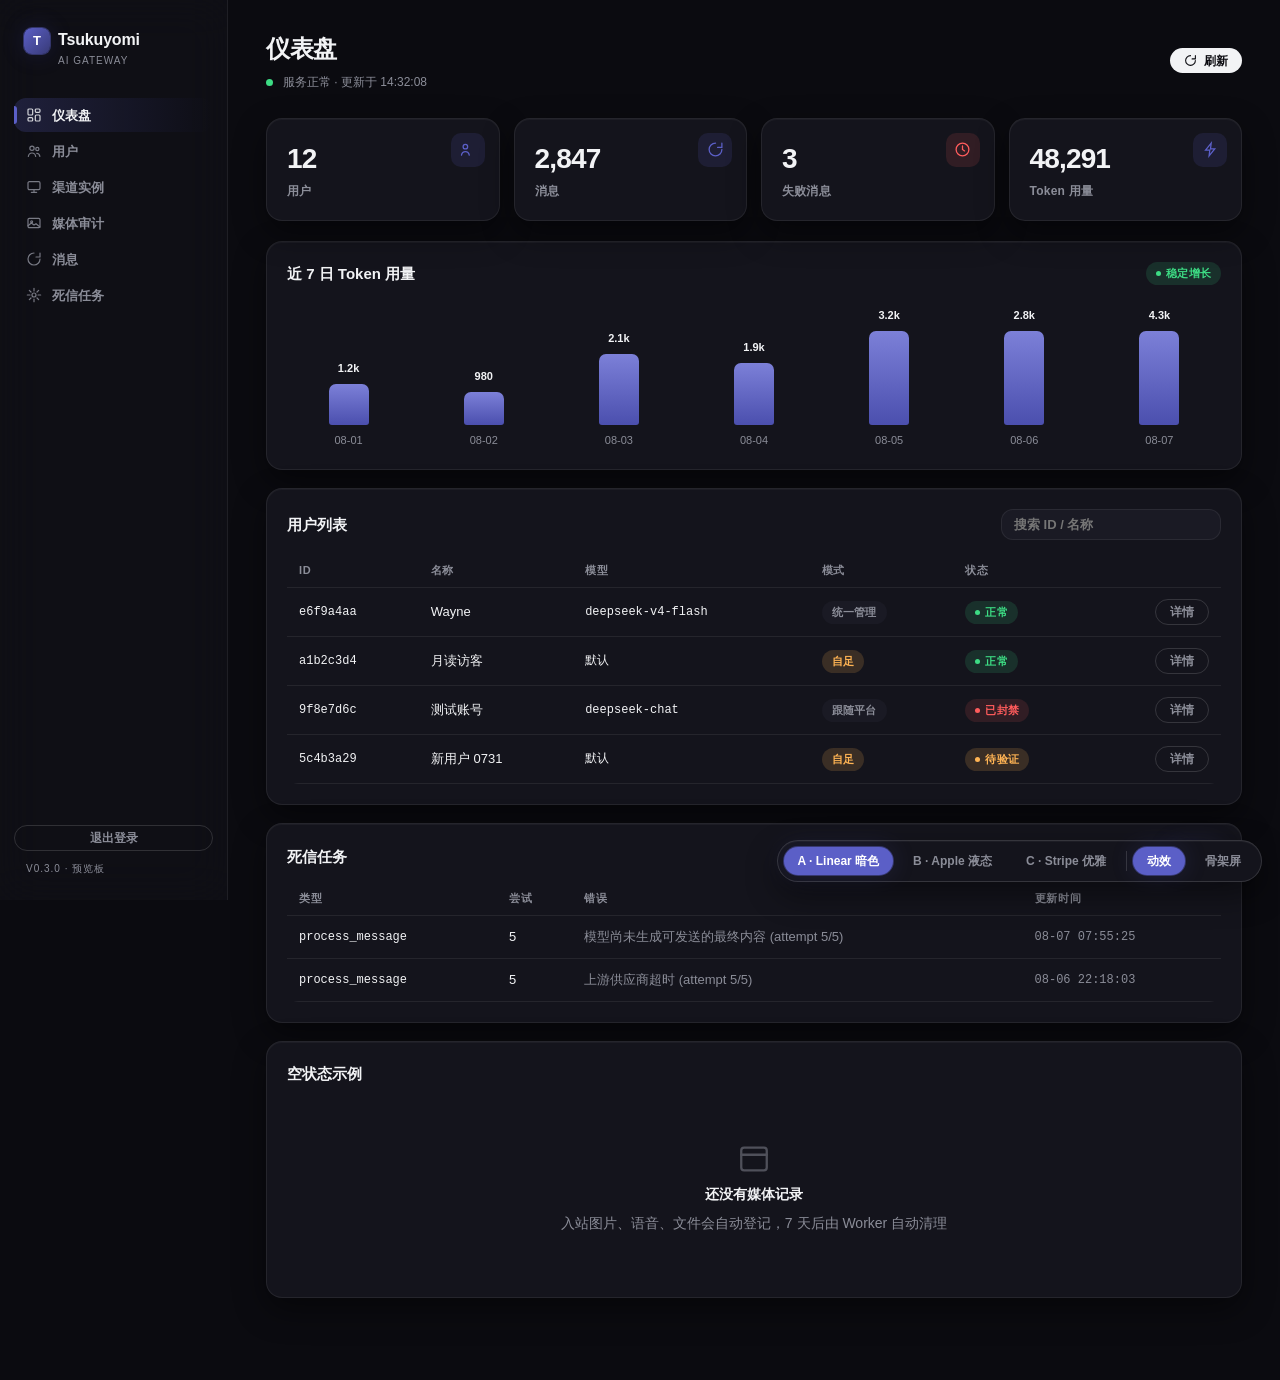
<file: web-preview/theme-preview.html>
<!DOCTYPE html>
<html lang="zh-CN">
<head>
<meta charset="UTF-8">
<meta name="viewport" content="width=device-width, initial-scale=1.0">
<title>Tsukuyomi Admin · 主题预览</title>
<style>
/* ============================================================
   预览板：三个主题方向（Linear 暗色 / Apple Liquid 浅色 / Stripe 优雅）
   真实后台组件 + 克制动效。surface = Monitor + Operate。
   动效只动 transform/opacity；尊重 prefers-reduced-motion。
   ============================================================ */

:root {
  --r-lg: 16px; --r-md: 12px; --r-sm: 8px; --r-pill: 999px;
  --t-fast: .18s cubic-bezier(.4, 0, .2, 1);
  --t-med: .32s cubic-bezier(.16, 1, .3, 1);
}

/* ---------- 主题 A：Linear 暗色 ---------- */
[data-theme="linear"] {
  --bg: #0b0b10;
  --bg-soft: #101017;
  --surface: #14141c;
  --surface-2: #1a1a24;
  --line: rgba(255,255,255,.07);
  --line-strong: rgba(255,255,255,.14);
  --ink: #f2f3f5;
  --muted: #8b8d98;
  --accent: #5b5fc7;
  --accent-ink: #fff;
  --danger: #ff5c5c;
  --ok: #3ddc84;
  --warn: #ffb454;
  --info: #5b8cff;
  --shadow: 0 1px 0 rgba(255,255,255,.04) inset, 0 12px 32px rgba(0,0,0,.45);
  --glow: 0 0 0 1px rgba(91,95,199,.45), 0 0 24px rgba(91,95,199,.18);
  --font: "Geist", "SF Pro Text", -apple-system, "Segoe UI", "PingFang SC", "Microsoft YaHei", sans-serif;
  --mono: "Geist Mono", ui-monospace, SFMono-Regular, Menlo, monospace;
  --sidebar-bg: rgba(16,16,23,.82);
  --active-nav: linear-gradient(90deg, rgba(91,95,199,.22), transparent);
  --nav-rail: 3px;
}

/* ---------- 主题 B：Apple Liquid 浅色 ---------- */
[data-theme="apple"] {
  --bg: #f4f4f6;
  --bg-soft: #fafafb;
  --surface: rgba(255,255,255,.66);
  --surface-2: rgba(255,255,255,.9);
  --line: rgba(0,0,0,.08);
  --line-strong: rgba(0,0,0,.14);
  --ink: #1d1d1f;
  --muted: #6e6e73;
  --accent: #0071e3;
  --accent-ink: #fff;
  --danger: #ff3b30;
  --ok: #34c759;
  --warn: #ff9f0a;
  --info: #0071e3;
  --shadow: 0 1px 0 rgba(255,255,255,.7) inset, 0 12px 40px rgba(0,0,0,.08);
  --glow: 0 0 0 1px rgba(0,113,227,.35), 0 8px 32px rgba(0,113,227,.14);
  --font: "SF Pro Text", -apple-system, BlinkMacSystemFont, "Segoe UI", "PingFang SC", "Microsoft YaHei", sans-serif;
  --mono: ui-monospace, SFMono-Regular, Menlo, monospace;
  --sidebar-bg: rgba(255,255,255,.55);
  --active-nav: rgba(0,0,0,.05);
  --nav-rail: 3px;
}

/* ---------- 主题 C：Stripe 优雅 ---------- */
[data-theme="stripe"] {
  --bg: #ffffff;
  --bg-soft: #fafafb;
  --surface: #ffffff;
  --surface-2: #f6f6f9;
  --line: #e8e8ed;
  --line-strong: #d5d5de;
  --ink: #1a1a2e;
  --muted: #6b6b7d;
  --accent: #635bff;
  --accent-ink: #fff;
  --danger: #ff4d6d;
  --ok: #18c07a;
  --warn: #f5a623;
  --info: #2d7ff9;
  --shadow: 0 1px 2px rgba(20,20,60,.04), 0 10px 32px rgba(20,20,60,.06);
  --glow: 0 0 0 1px rgba(99,91,255,.4), 0 10px 32px rgba(99,91,255,.18);
  --font: "Source Sans 3", "Inter", -apple-system, "Segoe UI", "PingFang SC", "Microsoft YaHei", sans-serif;
  --mono: "JetBrains Mono", ui-monospace, SFMono-Regular, Menlo, monospace;
  --sidebar-bg: rgba(255,255,255,.8);
  --active-nav: #f0efff;
  --nav-rail: 3px;
}

/* Stripe 专属：顶部网格渐变 */
[data-theme="stripe"] .content::before {
  content: "";
  position: fixed;
  inset: 0;
  z-index: -1;
  background:
    radial-gradient(1200px 500px at 80% -10%, rgba(99,91,255,.14), transparent 60%),
    radial-gradient(900px 400px at 10% -20%, rgba(45,127,249,.10), transparent 55%),
    linear-gradient(180deg, #ffffff 0%, #fafafb 100%);
  pointer-events: none;
}

* { box-sizing: border-box; margin: 0; padding: 0; }
html, body { height: 100%; }
body {
  font: 14px/1.55 var(--font);
  background: var(--bg);
  color: var(--ink);
  -webkit-font-smoothing: antialiased;
  transition: background var(--t-med), color var(--t-med);
}
::selection { background: var(--accent); color: var(--accent-ink); }

.app { display: flex; min-height: 100vh; }

/* ---------- 侧边栏 ---------- */
.sidebar {
  width: 228px; flex-shrink: 0;
  padding: 24px 14px;
  display: flex; flex-direction: column; gap: 26px;
  position: sticky; top: 0; height: 100vh;
  background: var(--sidebar-bg);
  -webkit-backdrop-filter: blur(20px) saturate(1.4);
  backdrop-filter: blur(20px) saturate(1.4);
  border-right: 1px solid var(--line);
  z-index: 10;
  transition: background var(--t-med);
}
.brand { display: flex; align-items: baseline; gap: 8px; padding: 4px 10px; }
.brand-mark {
  width: 26px; height: 26px; border-radius: 8px;
  background: linear-gradient(135deg, var(--accent), color-mix(in srgb, var(--accent) 55%, #0000));
  display: inline-flex; align-items: center; justify-content: center;
  color: #fff; font-size: 13px; font-weight: 700; letter-spacing: .02em;
  box-shadow: var(--glow);
  flex-shrink: 0;
}
.brand-name { font-size: 16px; font-weight: 700; letter-spacing: -.01em; }
.brand-sub { font-size: 10px; color: var(--muted); letter-spacing: .1em; text-transform: uppercase; }

.nav { display: flex; flex-direction: column; gap: 2px; }
.nav-item {
  position: relative;
  display: flex; align-items: center; gap: 10px;
  padding: 9px 12px; border: 0; border-radius: var(--r-md);
  background: transparent; color: var(--muted);
  font: 600 13px/1.2 var(--font); text-align: left;
  cursor: pointer; transition: color var(--t-fast), background var(--t-fast);
}
.nav-item svg { width: 16px; height: 16px; flex-shrink: 0; opacity: .85; }
.nav-item:hover { color: var(--ink); background: var(--surface-2); }
.nav-item.active {
  color: var(--ink);
  background: var(--active-nav);
}
.nav-item.active::before {
  content: "";
  position: absolute; left: 0; top: 50%;
  width: var(--nav-rail); height: 18px;
  transform: translateY(-50%) scaleY(.4);
  border-radius: 0 var(--r-sm) var(--r-sm) 0;
  background: var(--accent);
  transition: transform var(--t-med);
}
.nav-item.active::before { transform: translateY(-50%) scaleY(1); }
.sidebar-foot { margin-top: auto; display: flex; flex-direction: column; gap: 10px; }

/* ---------- 内容区 ---------- */
.content { flex: 1; padding: 30px 38px 64px; max-width: 1240px; position: relative; }
.topbar {
  display: flex; justify-content: space-between; align-items: center;
  margin-bottom: 26px; gap: 14px;
}
.topbar h1 { font-size: 24px; font-weight: 700; letter-spacing: -.02em; }
.topbar-meta { display: flex; align-items: center; gap: 10px; color: var(--muted); font-size: 12px; }
.pulse { width: 7px; height: 7px; border-radius: 50%; background: var(--ok); position: relative; }
.pulse::after {
  content: ""; position: absolute; inset: -3px; border-radius: 50%;
  border: 1px solid var(--ok); opacity: 0;
  animation: pulse-ring 2.4s ease-out infinite;
}
@keyframes pulse-ring {
  0% { transform: scale(.5); opacity: .8; }
  80%, 100% { transform: scale(1.4); opacity: 0; }
}

/* ---------- 统计卡 ---------- */
.stat-grid { display: grid; grid-template-columns: repeat(4, 1fr); gap: 14px; margin-bottom: 20px; }
.stat-card {
  position: relative; overflow: hidden;
  background: var(--surface);
  border: 1px solid var(--line);
  border-radius: var(--r-lg);
  padding: 18px 20px;
  box-shadow: var(--shadow);
  transition: transform var(--t-fast), border-color var(--t-fast), box-shadow var(--t-fast);
}
.stat-card:hover { transform: translateY(-2px); border-color: var(--line-strong); }
.stat-card b { display: block; font-size: 28px; font-weight: 700; letter-spacing: -.03em; font-variant-numeric: tabular-nums; }
.stat-card span { color: var(--muted); font-size: 12px; font-weight: 600; letter-spacing: .02em; }
.stat-card .stat-ico {
  position: absolute; right: 14px; top: 14px; width: 34px; height: 34px;
  border-radius: 10px; display: flex; align-items: center; justify-content: center;
  background: color-mix(in srgb, var(--accent) 14%, transparent);
  color: var(--accent);
}
.stat-card .stat-ico svg { width: 17px; height: 17px; }

/* ---------- 卡片 ---------- */
.card {
  background: var(--surface);
  border: 1px solid var(--line);
  border-radius: var(--r-lg);
  padding: 20px;
  box-shadow: var(--shadow);
  margin-bottom: 18px;
  transition: border-color var(--t-fast);
}
[data-theme="apple"] .card {
  background: var(--surface-2);
  border: 1px solid rgba(255,255,255,.65);
  box-shadow: 0 1px 0 rgba(255,255,255,.8) inset, 0 1px 2px rgba(0,0,0,.04), 0 14px 40px rgba(0,0,0,.07);
}
.card-head { display: flex; justify-content: space-between; align-items: center; gap: 12px; margin-bottom: 14px; flex-wrap: wrap; }
.card-head h2 { font-size: 15px; font-weight: 650; }

/* ---------- 表格 ---------- */
.table-wrap { overflow-x: auto; border-radius: var(--r-md); }
.table { width: 100%; border-collapse: collapse; font-size: 13px; }
.table th {
  text-align: left; color: var(--muted); font-weight: 600; font-size: 11px;
  letter-spacing: .06em; text-transform: uppercase;
  padding: 8px 12px; border-bottom: 1px solid var(--line);
  white-space: nowrap;
}
.table td { padding: 11px 12px; border-bottom: 1px solid var(--line); vertical-align: middle; }
.table tbody tr { transition: background var(--t-fast); }
.table tbody tr:hover { background: var(--surface-2); }
.table .mono { font-family: var(--mono); font-size: 12px; }
.text-clip { max-width: 380px; overflow: hidden; text-overflow: ellipsis; white-space: nowrap; }

/* ---------- 徽章 ---------- */
.badge {
  display: inline-flex; align-items: center; gap: 5px;
  padding: 3px 10px; border-radius: var(--r-pill);
  font-size: 11px; font-weight: 650; letter-spacing: .02em;
  transition: transform var(--t-fast);
}
.badge .dot { width: 5px; height: 5px; border-radius: 50%; background: currentColor; }
.badge-ok { background: color-mix(in srgb, var(--ok) 14%, transparent); color: var(--ok); }
.badge-dead { background: color-mix(in srgb, var(--danger) 12%, transparent); color: var(--danger); }
.badge-queued { background: color-mix(in srgb, var(--warn) 16%, transparent); color: var(--warn); }
.badge-ignored { background: var(--surface-2); color: var(--muted); }
.badge-inbound { background: color-mix(in srgb, var(--info) 14%, transparent); color: var(--info); }
.badge-outbound { background: var(--surface-2); color: var(--muted); }

/* ---------- 按钮 ---------- */
.btn {
  display: inline-flex; align-items: center; justify-content: center; gap: 7px;
  border: 0; border-radius: var(--r-pill);
  padding: 9px 20px; font: 600 13px/1 var(--font);
  cursor: pointer; white-space: nowrap;
  background: var(--ink); color: var(--bg);
  transition: transform var(--t-fast), opacity var(--t-fast), box-shadow var(--t-fast), background var(--t-fast);
}
.btn:hover { opacity: .88; }
.btn:active { transform: scale(.96); }
.btn:focus-visible { outline: 2px solid var(--accent); outline-offset: 2px; }
.btn:disabled { opacity: .4; cursor: not-allowed; }
.btn-primary { background: var(--accent); color: var(--accent-ink); box-shadow: var(--glow); }
.btn-primary:hover { opacity: .92; transform: translateY(-1px); }
.btn-primary:active { transform: scale(.96) translateY(0); }
.btn-ghost { background: transparent; color: var(--muted); border: 1px solid var(--line-strong); }
.btn-ghost:hover { color: var(--ink); border-color: color-mix(in srgb, var(--accent) 55%, var(--line-strong)); }
.btn-danger { background: color-mix(in srgb, var(--danger) 14%, transparent); color: var(--danger); }
.btn-danger:hover { background: color-mix(in srgb, var(--danger) 22%, transparent); }
.btn-sm { padding: 6px 14px; font-size: 12px; }

/* ---------- 趋势图 ---------- */
.trend { display: flex; align-items: flex-end; gap: 12px; height: 150px; padding-top: 8px; }
.trend-col { flex: 1; display: flex; flex-direction: column; align-items: center; gap: 7px; height: 100%; justify-content: flex-end; }
.trend-bar {
  width: 100%; max-width: 40px; border-radius: 7px 7px 3px 3px; min-height: 3px;
  background: linear-gradient(180deg, color-mix(in srgb, var(--accent) 85%, #fff), var(--accent));
  transform-origin: bottom;
  animation: bar-grow .7s var(--t-med) backwards;
  transition: opacity var(--t-fast);
}
[data-theme="linear"] .trend-bar { background: linear-gradient(180deg, #7c80d8, #4b4fae); }
.trend-col:hover .trend-bar { opacity: .75; }
.trend-bar.zero { background: var(--line-strong); }
.trend-label { font-size: 11px; color: var(--muted); white-space: nowrap; font-variant-numeric: tabular-nums; }
.trend-val { font-size: 11px; font-weight: 650; color: var(--ink); font-variant-numeric: tabular-nums; }
@keyframes bar-grow { from { transform: scaleY(0); } to { transform: scaleY(1); } }

/* ---------- 进场动画 ---------- */
.view-enter { animation: view-in .4s var(--t-med) backwards; }
@keyframes view-in { from { opacity: 0; transform: translateY(10px); } to { opacity: 1; transform: none; } }
.stagger > * { animation: view-in .45s var(--t-med) backwards; }
.stagger > *:nth-child(1) { animation-delay: .02s; }
.stagger > *:nth-child(2) { animation-delay: .07s; }
.stagger > *:nth-child(3) { animation-delay: .12s; }
.stagger > *:nth-child(4) { animation-delay: .17s; }

/* ---------- Skeleton ---------- */
.skeleton { position: relative; overflow: hidden; border-radius: var(--r-sm); background: var(--surface-2); }
.skeleton::after {
  content: ""; position: absolute; inset: 0;
  background: linear-gradient(90deg, transparent, color-mix(in srgb, var(--ink) 6%, transparent), transparent);
  transform: translateX(-100%);
  animation: shimmer 1.4s infinite;
}
@keyframes shimmer { to { transform: translateX(100%); } }

/* ---------- 空状态 ---------- */
.empty {
  display: flex; flex-direction: column; align-items: center; gap: 8px;
  padding: 42px 20px; color: var(--muted); text-align: center;
}
.empty svg { width: 34px; height: 34px; opacity: .5; }

/* ---------- 预览工具条 ---------- */
.preview-bar {
  position: fixed; right: 18px; bottom: 18px; z-index: 99;
  display: flex; align-items: center; gap: 6px;
  background: var(--surface);
  border: 1px solid var(--line-strong);
  border-radius: var(--r-pill);
  padding: 6px;
  box-shadow: var(--shadow);
  -webkit-backdrop-filter: blur(14px);
  backdrop-filter: blur(14px);
}
.preview-bar .pbtn {
  border: 0; background: transparent; color: var(--muted);
  font: 600 12px/1 var(--font);
  padding: 8px 14px; border-radius: var(--r-pill);
  cursor: pointer; transition: all var(--t-fast);
}
.preview-bar .pbtn:hover { color: var(--ink); }
.preview-bar .pbtn.on { background: var(--accent); color: var(--accent-ink); box-shadow: var(--glow); }
.preview-bar .sep { width: 1px; height: 20px; background: var(--line-strong); }

/* ---------- 响应式 ---------- */
@media (max-width: 900px) {
  .app { flex-direction: column; }
  .sidebar { width: 100%; height: auto; position: static; flex-direction: row; align-items: center; gap: 12px; padding: 12px 14px; }
  .nav { flex-direction: row; overflow-x: auto; flex: 1; }
  .nav-item { white-space: nowrap; }
  .nav-item.active::before { display: none; }
  .sidebar-foot { margin-top: 0; }
  .content { padding: 20px 16px 56px; }
  .stat-grid { grid-template-columns: repeat(2, 1fr); }
}

@media (prefers-reduced-motion: reduce) {
  *, *::before, *::after {
    animation-duration: .01ms !important;
    animation-iteration-count: 1 !important;
    transition-duration: .01ms !important;
  }
  .pulse::after { display: none; }
}
</style>
</head>
<body>
<div class="app">
  <!-- 侧边栏 -->
  <aside class="sidebar">
    <div class="brand">
      <span class="brand-mark">T</span>
      <div>
        <div class="brand-name">Tsukuyomi</div>
        <div class="brand-sub">AI Gateway</div>
      </div>
    </div>
    <nav class="nav">
      <button class="nav-item active">
        <svg viewBox="0 0 24 24" fill="none" stroke="currentColor" stroke-width="1.8" stroke-linecap="round" stroke-linejoin="round"><rect x="3" y="3" width="7" height="9" rx="1.5"/><rect x="14" y="3" width="7" height="5" rx="1.5"/><rect x="14" y="12" width="7" height="9" rx="1.5"/><rect x="3" y="16" width="7" height="5" rx="1.5"/></svg>
        仪表盘
      </button>
      <button class="nav-item">
        <svg viewBox="0 0 24 24" fill="none" stroke="currentColor" stroke-width="1.8" stroke-linecap="round" stroke-linejoin="round"><circle cx="9" cy="8" r="3.2"/><path d="M3.5 20c.6-3.4 2.8-5 5.5-5s4.9 1.6 5.5 5"/><circle cx="17" cy="9" r="2.4"/><path d="M16 15.4c2.6.2 4.3 1.6 4.8 4.6"/></svg>
        用户
      </button>
      <button class="nav-item">
        <svg viewBox="0 0 24 24" fill="none" stroke="currentColor" stroke-width="1.8" stroke-linecap="round" stroke-linejoin="round"><rect x="3" y="4" width="18" height="12" rx="2"/><path d="M8 20h8M12 16v4"/></svg>
        渠道实例
      </button>
      <button class="nav-item">
        <svg viewBox="0 0 24 24" fill="none" stroke="currentColor" stroke-width="1.8" stroke-linecap="round" stroke-linejoin="round"><rect x="3" y="5" width="18" height="14" rx="2"/><circle cx="8.5" cy="10" r="1.4"/><path d="M3 16l5-4 4 3 3-2 6 5"/></svg>
        媒体审计
      </button>
      <button class="nav-item">
        <svg viewBox="0 0 24 24" fill="none" stroke="currentColor" stroke-width="1.8" stroke-linecap="round" stroke-linejoin="round"><path d="M21 12a9 9 0 1 1-9-9"/><path d="M21 3v6h-6"/></svg>
        消息
      </button>
      <button class="nav-item">
        <svg viewBox="0 0 24 24" fill="none" stroke="currentColor" stroke-width="1.8" stroke-linecap="round" stroke-linejoin="round"><circle cx="12" cy="12" r="3"/><path d="M12 2v4M12 18v4M2 12h4M18 12h4M5 5l2.5 2.5M16.5 16.5 19 19M19 5l-2.5 2.5M7.5 16.5 5 19"/></svg>
        死信任务
      </button>
    </nav>
    <div class="sidebar-foot">
      <button class="btn btn-ghost btn-sm">退出登录</button>
      <div class="brand-sub" style="padding: 0 12px;">v0.3.0 · 预览板</div>
    </div>
  </aside>

  <!-- 内容 -->
  <main class="content">
    <header class="topbar">
      <div>
        <h1>仪表盘</h1>
        <div class="topbar-meta" style="margin-top: 6px;"><span class="pulse"></span>服务正常 · 更新于 14:32:08</div>
      </div>
      <div class="topbar-meta">
        <button class="btn btn-sm" id="refresh-btn">
          <svg viewBox="0 0 24 24" width="13" height="13" fill="none" stroke="currentColor" stroke-width="2" stroke-linecap="round"><path d="M21 12a9 9 0 1 1-9-9"/><path d="M21 3v6h-6"/></svg>
          刷新
        </button>
      </div>
    </header>

    <!-- 统计 -->
    <div class="stat-grid stagger" id="stat-grid">
      <article class="stat-card">
        <span class="stat-ico"><svg viewBox="0 0 24 24" fill="none" stroke="currentColor" stroke-width="1.8" stroke-linecap="round"><circle cx="9" cy="8" r="3.2"/><path d="M3.5 20c.6-3.4 2.8-5 5.5-5s4.9 1.6 5.5 5"/></svg></span>
        <b data-count="12">0</b><span>用户</span>
      </article>
      <article class="stat-card">
        <span class="stat-ico"><svg viewBox="0 0 24 24" fill="none" stroke="currentColor" stroke-width="1.8" stroke-linecap="round"><path d="M21 12a9 9 0 1 1-9-9"/><path d="M21 3v6h-6"/></svg></span>
        <b data-count="2847">0</b><span>消息</span>
      </article>
      <article class="stat-card">
        <span class="stat-ico" style="color: var(--danger); background: color-mix(in srgb, var(--danger) 12%, transparent);"><svg viewBox="0 0 24 24" fill="none" stroke="currentColor" stroke-width="1.8" stroke-linecap="round"><circle cx="12" cy="12" r="9"/><path d="M12 7v5l3 2"/></svg></span>
        <b data-count="3">0</b><span>失败消息</span>
      </article>
      <article class="stat-card">
        <span class="stat-ico"><svg viewBox="0 0 24 24" fill="none" stroke="currentColor" stroke-width="1.8" stroke-linecap="round"><path d="M13 3 5 13h6l-1 8 8-10h-6z"/></svg></span>
        <b data-count="48291">0</b><span>Token 用量</span>
      </article>
    </div>

    <!-- 趋势 -->
    <div class="card view-enter">
      <div class="card-head">
        <h2>近 7 日 Token 用量</h2>
        <span class="badge badge-ok"><span class="dot"></span>稳定增长</span>
      </div>
      <div class="trend" id="trend"></div>
    </div>

    <!-- 用户表 -->
    <div class="card view-enter">
      <div class="card-head">
        <h2>用户列表</h2>
        <input placeholder="搜索 ID / 名称" style="
          background: var(--surface-2); border: 1px solid var(--line);
          border-radius: var(--r-md); padding: 7px 12px; font: 600 13px var(--font); color: var(--ink);
          outline: none; width: 220px; transition: border-color var(--t-fast), box-shadow var(--t-fast);">
      </div>
      <div class="table-wrap">
        <table class="table">
          <thead><tr><th>ID</th><th>名称</th><th>模型</th><th>模式</th><th>状态</th><th></th></tr></thead>
          <tbody>
            <tr>
              <td class="mono">e6f9a4aa</td><td>Wayne</td><td class="mono">deepseek-v4-flash</td>
              <td><span class="badge badge-ignored">统一管理</span></td>
              <td><span class="badge badge-ok"><span class="dot"></span>正常</span></td>
              <td style="text-align: right;"><button class="btn btn-sm btn-ghost">详情</button></td>
            </tr>
            <tr>
              <td class="mono">a1b2c3d4</td><td>月读访客</td><td class="mono">默认</td>
              <td><span class="badge badge-queued">自足</span></td>
              <td><span class="badge badge-ok"><span class="dot"></span>正常</span></td>
              <td style="text-align: right;"><button class="btn btn-sm btn-ghost">详情</button></td>
            </tr>
            <tr>
              <td class="mono">9f8e7d6c</td><td>测试账号</td><td class="mono">deepseek-chat</td>
              <td><span class="badge badge-ignored">跟随平台</span></td>
              <td><span class="badge badge-dead"><span class="dot"></span>已封禁</span></td>
              <td style="text-align: right;"><button class="btn btn-sm btn-ghost">详情</button></td>
            </tr>
            <tr>
              <td class="mono">5c4b3a29</td><td>新用户 0731</td><td class="mono">默认</td>
              <td><span class="badge badge-queued">自足</span></td>
              <td><span class="badge badge-queued"><span class="dot"></span>待验证</span></td>
              <td style="text-align: right;"><button class="btn btn-sm btn-ghost">详情</button></td>
            </tr>
          </tbody>
        </table>
      </div>
    </div>

    <!-- 死信 -->
    <div class="card view-enter">
      <div class="card-head">
        <h2>死信任务</h2>
        <button class="btn btn-sm btn-primary">重放</button>
      </div>
      <div class="table-wrap">
        <table class="table">
          <thead><tr><th>类型</th><th>尝试</th><th>错误</th><th>更新时间</th></tr></thead>
          <tbody>
            <tr>
              <td class="mono">process_message</td><td>5</td>
              <td class="text-clip" style="color: var(--muted);">模型尚未生成可发送的最终内容 (attempt 5/5)</td>
              <td class="mono" style="color: var(--muted);">08-07 07:55:25</td>
            </tr>
            <tr>
              <td class="mono">process_message</td><td>5</td>
              <td class="text-clip" style="color: var(--muted);">上游供应商超时 (attempt 5/5)</td>
              <td class="mono" style="color: var(--muted);">08-06 22:18:03</td>
            </tr>
          </tbody>
        </table>
      </div>
    </div>

    <!-- 空状态演示 -->
    <div class="card view-enter">
      <div class="card-head"><h2>空状态示例</h2></div>
      <div class="empty">
        <svg viewBox="0 0 24 24" fill="none" stroke="currentColor" stroke-width="1.6" stroke-linecap="round"><rect x="3" y="4" width="18" height="16" rx="2"/><path d="M3 9h18"/></svg>
        <b style="color: var(--ink); font-size: 14px;">还没有媒体记录</b>
        <span>入站图片、语音、文件会自动登记，7 天后由 Worker 自动清理</span>
      </div>
    </div>
  </main>
</div>

<!-- 预览工具条 -->
<div class="preview-bar" id="preview-bar">
  <button class="pbtn on" data-theme-pick="linear">A · Linear 暗色</button>
  <button class="pbtn" data-theme-pick="apple">B · Apple 液态</button>
  <button class="pbtn" data-theme-pick="stripe">C · Stripe 优雅</button>
  <span class="sep"></span>
  <button class="pbtn" id="toggle-motion">动效</button>
  <button class="pbtn" id="toggle-skeleton">骨架屏</button>
</div>

<script>
(() => {
  "use strict";
  const root = document.documentElement;

  /* 主题持久化 */
  const saved = localStorage.getItem("preview-theme") || "linear";
  root.setAttribute("data-theme", saved);
  document.querySelectorAll("[data-theme-pick]").forEach((b) => {
    b.classList.toggle("on", b.dataset.themePick === saved);
    b.addEventListener("click", () => {
      root.setAttribute("data-theme", b.dataset.themePick);
      localStorage.setItem("preview-theme", b.dataset.themePick);
      document.querySelectorAll("[data-theme-pick]").forEach((x) => x.classList.toggle("on", x === b));
      restartCount();
    });
  });

  /* 动效开关 */
  const motionOn = localStorage.getItem("preview-motion") !== "off";
  document.getElementById("toggle-motion").classList.toggle("on", motionOn);
  document.getElementById("toggle-motion").addEventListener("click", () => {
    const next = localStorage.getItem("preview-motion") !== "off" ? "off" : "on";
    localStorage.setItem("preview-motion", next);
    location.reload();
  });
  if (!motionOn) {
    const style = document.createElement("style");
    style.textContent = "*, *::before, *::after { animation: none !important; transition: none !important; }";
    document.head.appendChild(style);
  }

  /* 骨架屏开关 */
  document.getElementById("toggle-skeleton").addEventListener("click", () => {
    const card = document.querySelectorAll(".card")[3];
    card.innerHTML = `
      <div class="card-head"><h2>空状态示例</h2></div>
      <div style="display:grid; grid-template-columns:repeat(3,1fr); gap:10px;">
        <div class="skeleton" style="height:14px;"></div>
        <div class="skeleton" style="height:14px;"></div>
        <div class="skeleton" style="height:14px;"></div>
        <div class="skeleton" style="height:44px; grid-column: span 3;"></div>
        <div class="skeleton" style="height:44px; grid-column: span 3;"></div>
      </div>`;
  });

  /* 趋势图 */
  const data = [1240, 980, 2150, 1870, 3240, 2810, 4260];
  const days = ["08-01", "08-02", "08-03", "08-04", "08-05", "08-06", "08-07"];
  const trend = document.getElementById("trend");
  const max = Math.max(...data);
  data.forEach((v, i) => {
    const col = document.createElement("div");
    col.className = "trend-col";
    const val = document.createElement("div");
    val.className = "trend-val";
    val.textContent = v >= 1000 ? (v / 1000).toFixed(1) + "k" : v;
    const bar = document.createElement("div");
    bar.className = "trend-bar" + (v ? "" : " zero");
    bar.style.height = Math.max(3, Math.round((v / max) * 100)) + "%";
    bar.style.animationDelay = i * 60 + "ms";
    const label = document.createElement("div");
    label.className = "trend-label";
    label.textContent = days[i];
    col.append(val, bar, label);
    trend.appendChild(col);
  });

  /* 数字滚动 */
  function restartCount() {
    document.querySelectorAll("[data-count]").forEach((el) => {
      const target = Number(el.dataset.count);
      el.textContent = "0";
      if (!motionOn) { el.textContent = target.toLocaleString(); return; }
      const dur = 650;
      const t0 = performance.now();
      const tick = (t) => {
        const p = Math.min(1, (t - t0) / dur);
        const eased = 1 - Math.pow(1 - p, 3);
        el.textContent = Math.round(target * eased).toLocaleString();
        if (p < 1) requestAnimationFrame(tick);
      };
      requestAnimationFrame(tick);
    });
  }
  restartCount();

  /* 刷新按钮反馈 */
  document.getElementById("refresh-btn").addEventListener("click", () => {
    const btn = document.getElementById("refresh-btn");
    btn.style.transform = "rotate(180deg)";
    setTimeout(() => { btn.style.transform = ""; }, 400);
  });
})();
</script>
</body>
</html>
</file>
